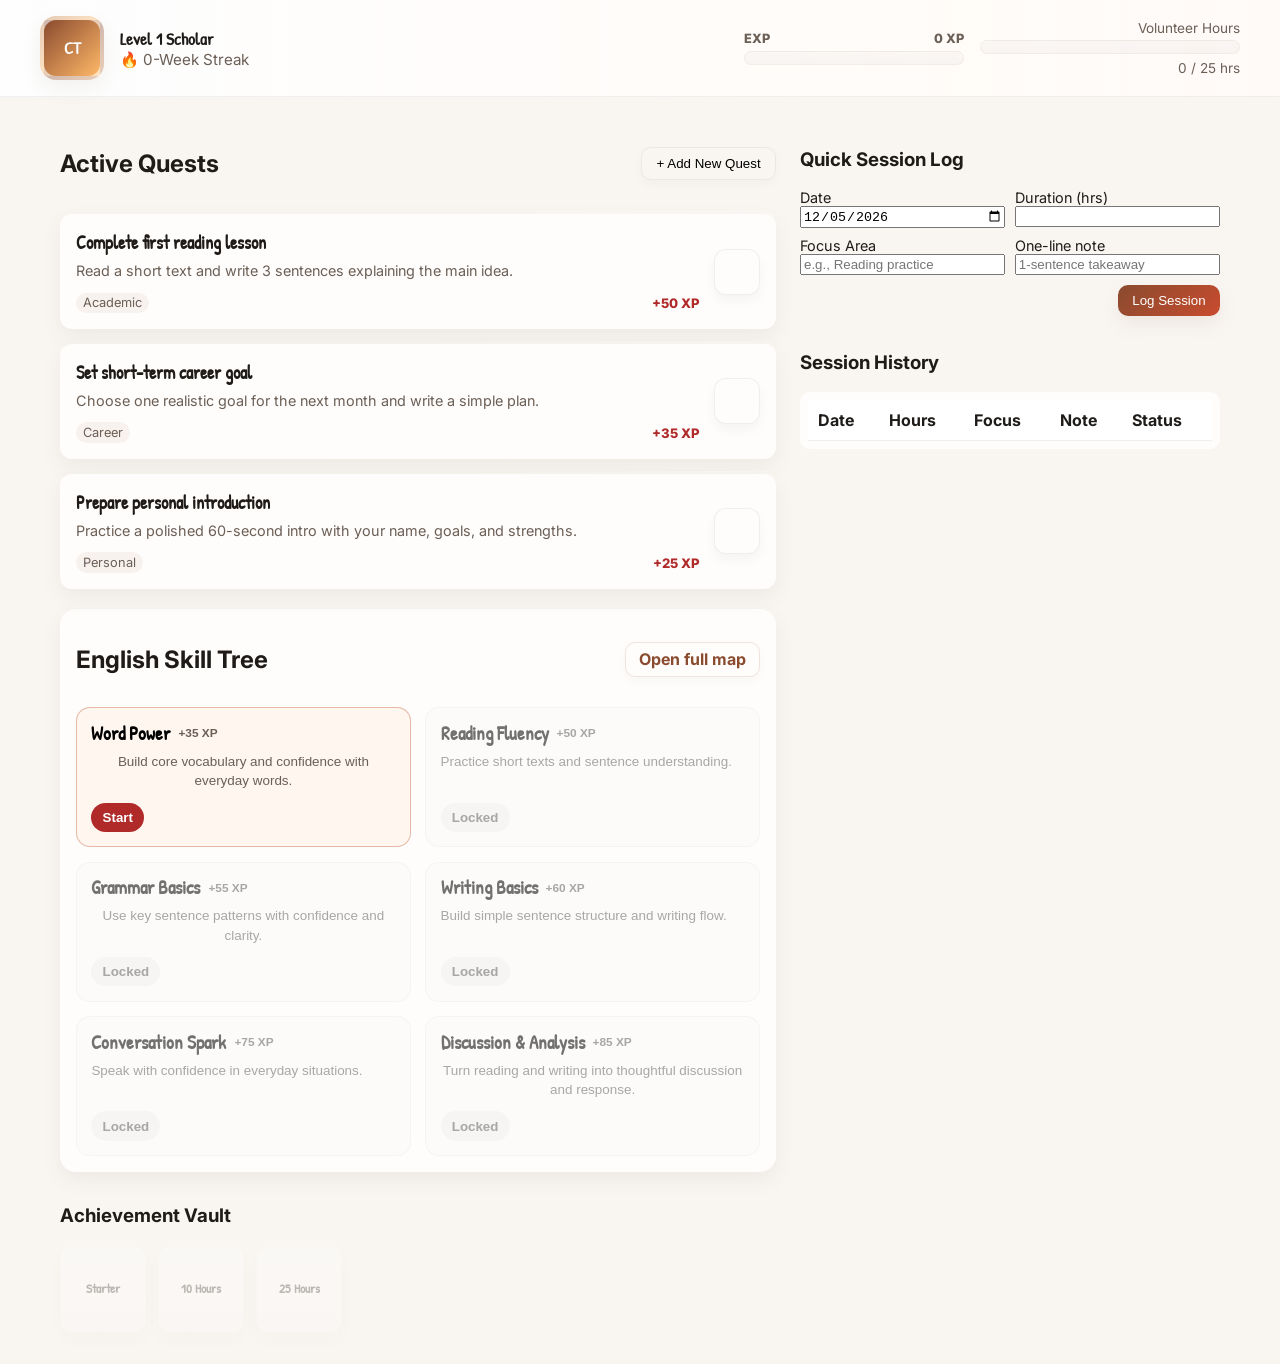
<file: game.html>
<!doctype html>
<html lang="en">
<head>
	<meta charset="utf-8" />
	<meta name="viewport" content="width=device-width,initial-scale=1" />
	<title>Canova — Mentor Game Dashboard</title>
	<link rel="stylesheet" href="game.css">
	<link href="https://fonts.googleapis.com/css2?family=Inter:wght@400;600;800&family=Patrick+Hand&display=swap" rel="stylesheet">
</head>
<body class="game-page">
	<header class="hud">
		<div class="player-card">
			<div class="avatar" id="avatar">CT</div>
			<div class="player-info">
				<div class="level" id="playerLevel">Level 3 Scholar</div>
				<div class="streak" id="playerStreak">🔥 4-Week Streak</div>
			</div>
			<div class="xp-stack">
				<div class="xp-header">
					<span>EXP</span>
					<span id="xpValue">420 XP</span>
				</div>
				<div class="xp-bar">
					<div class="xp-fill" id="xpFill" style="width: 0%"></div>
				</div>
			</div>
			<div class="hours">
				<div class="hours-label">Volunteer Hours</div>
				<div class="hours-bar">
					<div class="hours-fill" id="hoursFill" style="width: 0%"></div>
				</div>
				<div class="hours-text" id="hoursText">0 / 25 hrs</div>
			</div>
		</div>
	</header>

	<main class="dashboard-grid">
		<section class="left-col">
			<div class="section-header">
				<h2>Active Quests</h2>
				<button id="addQuestBtn" class="btn">+ Add New Quest</button>
			</div>
			<div id="questsList" class="quests-list" role="list"></div>

			<div class="skill-panel">
				<div class="section-header skill-header">
					<h2>English Skill Tree</h2>
					<a href="skill-tree.html" class="btn secondary-link">Open full map</a>
				</div>
				<div id="skillTree" class="skill-tree"></div>
			</div>
		</section>

		<section class="right-col">
			<div class="session-log">
				<h3>Quick Session Log</h3>
				<form id="sessionForm" class="session-form">
					<label>Date <input type="date" id="sessionDate" required></label>
					<label>Duration (hrs) <input type="number" id="sessionHours" step="0.25" min="0" required></label>
					<label>Focus Area <input type="text" id="sessionFocus" placeholder="e.g., Reading practice" required></label>
					<label>One-line note <input type="text" id="sessionNote" placeholder="1-sentence takeaway" required></label>
					<div class="form-actions"><button type="submit" class="btn primary">Log Session</button></div>
				</form>
			</div>

			<div class="session-history">
				<h3>Session History</h3>
				<div class="history-table-wrap">
					<table id="sessionsTable" class="history-table">
						<thead><tr><th>Date</th><th>Hours</th><th>Focus</th><th>Note</th><th>Status</th></tr></thead>
						<tbody></tbody>
					</table>
				</div>
			</div>
		</section>
	</main>

	<footer class="vault">
		<h3>Achievement Vault</h3>
		<div id="badges" class="badges"></div>
	</footer>

	<!-- Add Quest Modal -->
	<div id="questModal" class="modal" aria-hidden="true">
		<div class="modal-panel">
			<button class="modal-close" id="closeQuestModal">×</button>
			<h4>Add New Quest</h4>
			<form id="questForm">
				<label>Title <input id="questTitle" required></label>
				<label>Description <textarea id="questDescription" rows="3" required></textarea></label>
				<label>Category 
					<select id="questCategory">
						<option>Academic</option>
						<option>Career</option>
						<option>Personal</option>
					</select>
				</label>
				<label>XP Reward <input id="questXp" type="number" min="10" step="5" value="25" required></label>
				<div class="form-actions"><button class="btn primary" type="submit">Create Quest</button></div>
			</form>
		</div>
	</div>

	<script src="game.js" defer></script>
</body>
</html>
</file>
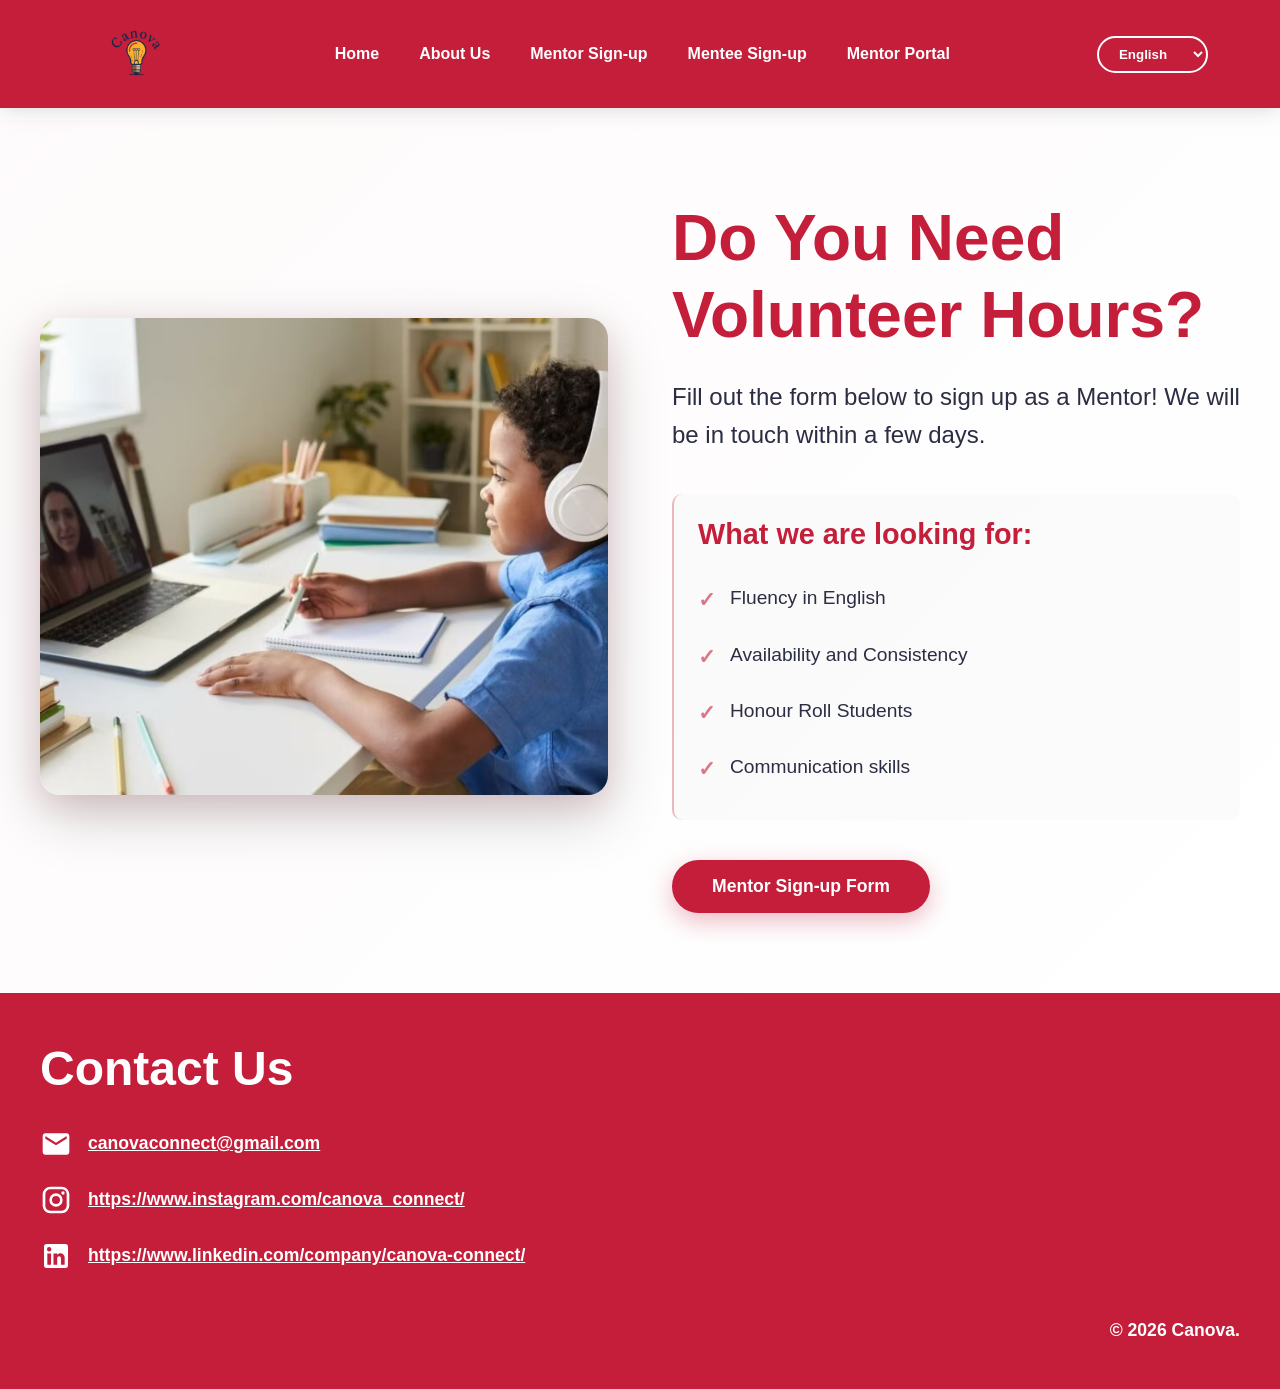
<file: mentor.html>
<!DOCTYPE html>
<html lang="en">
<head>
    <meta charset="UTF-8">
    <meta name="viewport" content="width=device-width, initial-scale=1.0">
    <title>Mentor Sign-up - Canova</title>
    <link rel="stylesheet" href="styles.css">
</head>
<body class="page-loading">
    <nav class="home-navbar">
        <div class="nav-container">
            <img src="Images/Canova Logo (no background).png" alt="Canova Logo" class="navbar-logo">
            <ul class="nav-links">
                <li><a href="index.html">Home</a></li>
                <li><a href="about.html">About Us</a></li>
                <li><a href="mentor.html">Mentor Sign-up</a></li>
                <li><a href="mentee.html">Mentee Sign-up</a></li>
                <li><a href="portal.html">Mentor Portal</a></li>
            </ul>
            <div class="language-selector">
                <select id="languageSelect">
                    <option value="en">English</option>
                    <option value="zh">中文</option>
                    <option value="fr">Français</option>
                    <option value="ar">العربية</option>
                </select>
            </div>
        </div>
    </nav>

    <section class="mentor-signup" id="mentor" style="margin-top: 120px; min-height: 80vh;">
        <div class="mentor-content">
            <div class="mentor-image">
                <img src="Images/Canova Mentor.jpg" alt="Students studying together">
            </div>
            <div class="mentor-text">
                <h2 class="mentor-title">Do You Need Volunteer Hours?</h2>
                <p class="mentor-subtitle">Fill out the form below to sign up as a Mentor! We will be in touch within a few days.</p>
                <div class="mentor-requirements">
                    <h3 class="requirements-heading">What we are looking for:</h3>
                    <ul class="requirements-list">
                        <li>Fluency in English</li>
                        <li>Availability and Consistency</li>
                        <li>Honour Roll Students</li>
                        <li>Communication skills</li>
                    </ul>
                </div>
                <button class="mentor-btn" onclick="window.open('https://docs.google.com/forms/d/e/1FAIpQLScNEkWO2XZWXplCTbgCSlNA4Svyn-ZhU9j05waQY27UTlFPFA/viewform', '_blank')">Mentor Sign-up Form</button>
            </div>
        </div>
    </section>

    <footer class="footer">
        <div class="footer-content">
            <h2 class="footer-title">Contact Us</h2>
            <div class="footer-links">
                <div class="footer-item">
                    <svg class="footer-icon" viewBox="0 0 24 24" width="32" height="32">
                        <path fill="currentColor" d="M20 4H4c-1.1 0-1.99.9-1.99 2L2 18c0 1.1.9 2 2 2h16c1.1 0 2-.9 2-2V6c0-1.1-.9-2-2-2zm0 4l-8 5-8-5V6l8 5 8-5v2z"/>
                    </svg>
                    <a href="mailto:canovaconnect@gmail.com">canovaconnect@gmail.com</a>
                </div>
                <div class="footer-item">
                    <svg class="footer-icon" viewBox="0 0 24 24" width="32" height="32">
                        <path fill="currentColor" d="M7.8 2h8.4C19.4 2 22 4.6 22 7.8v8.4a5.8 5.8 0 0 1-5.8 5.8H7.8C4.6 22 2 19.4 2 16.2V7.8A5.8 5.8 0 0 1 7.8 2m-.2 2A3.6 3.6 0 0 0 4 7.6v8.8C4 18.39 5.61 20 7.6 20h8.8a3.6 3.6 0 0 0 3.6-3.6V7.6C20 5.61 18.39 4 16.4 4H7.6m9.65 1.5a1.25 1.25 0 0 1 1.25 1.25A1.25 1.25 0 0 1 17.25 8 1.25 1.25 0 0 1 16 6.75a1.25 1.25 0 0 1 1.25-1.25M12 7a5 5 0 0 1 5 5 5 5 0 0 1-5 5 5 5 0 0 1-5-5 5 5 0 0 1 5-5m0 2a3 3 0 0 0-3 3 3 3 0 0 0 3 3 3 3 0 0 0 3-3 3 3 0 0 0-3-3z"/>
                    </svg>
                    <a href="https://www.instagram.com/canova_connect/" target="_blank">https://www.instagram.com/canova_connect/</a>
                </div>
                <div class="footer-item">
                    <svg class="footer-icon" viewBox="0 0 24 24" width="32" height="32">
                        <path fill="currentColor" d="M19 3a2 2 0 0 1 2 2v14a2 2 0 0 1-2 2H5a2 2 0 0 1-2-2V5a2 2 0 0 1 2-2h14m-.5 15.5v-5.3a3.26 3.26 0 0 0-3.26-3.26c-.85 0-1.84.52-2.32 1.3v-1.11h-2.79v8.37h2.79v-4.93c0-.77.62-1.4 1.39-1.4a1.4 1.4 0 0 1 1.4 1.4v4.93h2.79M6.88 8.56a1.68 1.68 0 0 0 1.68-1.68c0-.93-.75-1.69-1.68-1.69a1.69 1.69 0 0 0-1.69 1.69c0 .93.76 1.68 1.69 1.68m1.39 9.94v-8.37H5.5v8.37h2.77z"/>
                    </svg>
                    <a href="https://www.linkedin.com/company/canova-connect/" target="_blank">https://www.linkedin.com/company/canova-connect/</a>
                </div>
            </div>
            <p class="footer-copyright">© 2026 Canova.</p>
        </div>
    </footer>

    <script src="script.js"></script>
    <script>
        // Ensure page loads properly
        window.addEventListener('load', function() {
            document.body.classList.remove('page-loading');
            document.body.classList.add('page-loaded');
        });
    </script>
</body>
</html>
</file>
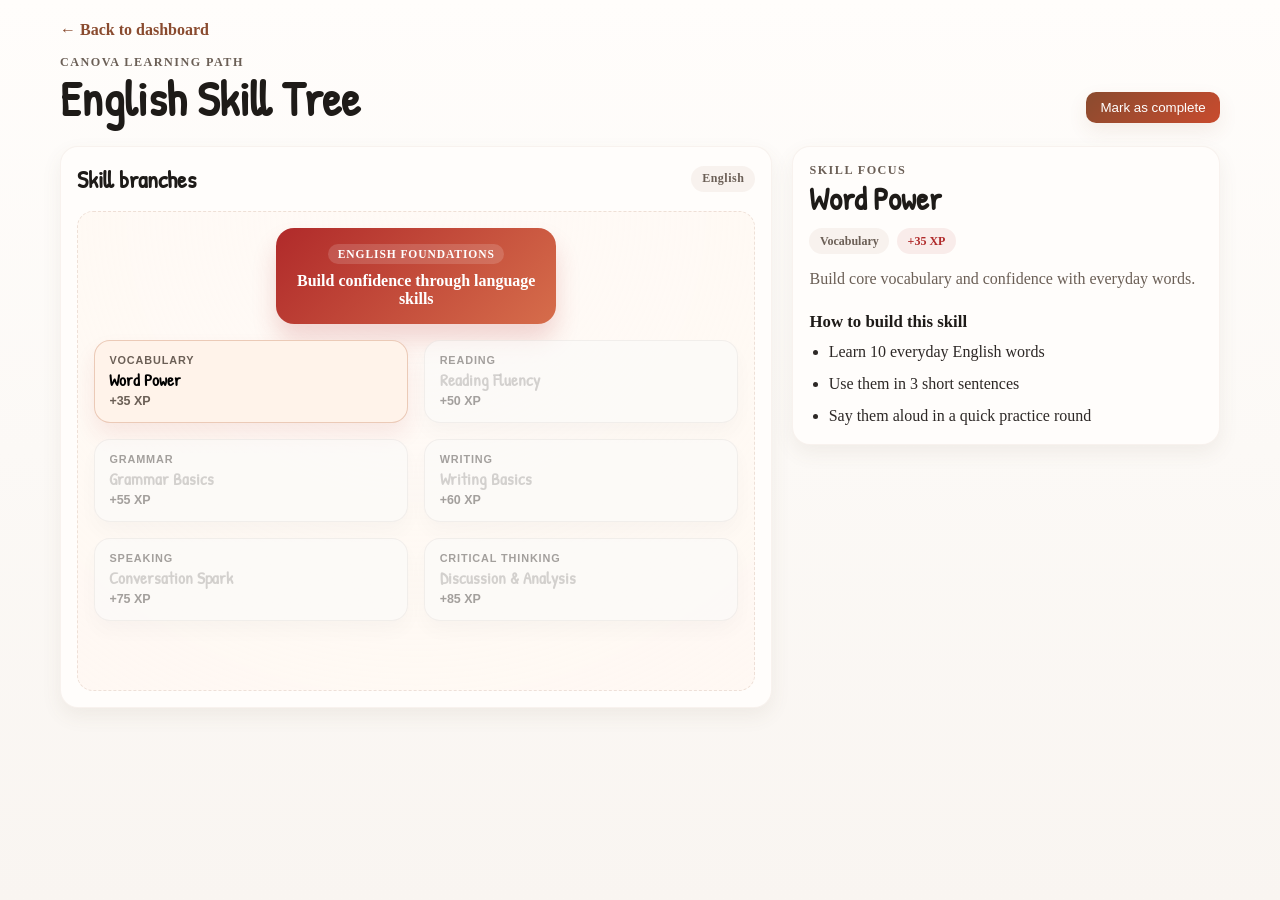
<file: skill-tree.html>
<!doctype html>
<html lang="en">
<head>
  <meta charset="utf-8" />
  <meta name="viewport" content="width=device-width,initial-scale=1" />
  <title>Canova — English Skill Tree</title>
  <link rel="stylesheet" href="game.css">
  <link href="https://fonts.googleapis.com/css2?family=Inter:wght@400;600;800&family=Patrick+Hand&display=swap" rel="stylesheet">
</head>
<body class="skill-page">
  <header class="tree-header-wrap">
    <div class="page-topbar">
      <a href="game.html" class="back-link">← Back to dashboard</a>
    </div>
    <div class="tree-page-header">
      <div>
        <p class="eyebrow">Canova Learning Path</p>
        <h1>English Skill Tree</h1>
      </div>
      <button id="completeSkillBtn" class="btn primary">Mark as complete</button>
    </div>
  </header>

  <main class="tree-page-layout">
    <section class="tree-map-panel">
      <div class="tree-title-row">
        <h2>Skill branches</h2>
        <span class="subject-badge">English</span>
      </div>
      <div id="skillTreeMap" class="skill-tree-map" aria-live="polite"></div>
    </section>

    <aside class="skill-detail-panel">
      <p class="eyebrow">Skill focus</p>
      <h2 id="skillDetailTitle">Word Power</h2>
      <div id="skillDetailMeta" class="detail-meta"></div>
      <p id="skillDetailDescription" class="detail-description"></p>
      <h3>How to build this skill</h3>
      <ul id="skillDetailTasks" class="detail-tasks"></ul>
    </aside>
  </main>

  <script src="game.js" defer></script>
</body>
</html>
</file>
<file: game.css>
/* Warmer, less 'AI' visual theme: hand-drawn headings, softer colors */
:root{
  --canova-red:#b02a2a; /* slightly deeper */
  --accent-warm:#8a4b2f; /* warm brown */
  --muted:#6b5f56;
  --bg:#f9f6f2; /* soft paper tone */
  --card:#fffdfb;
  --paper-shadow: 0 8px 20px rgba(105,85,70,0.08);
}
*{box-sizing:border-box}
.game-page{font-family:Inter,system-ui,-apple-system,Segoe UI,Roboto,"Helvetica Neue",Arial; background:var(--bg); color:#1e1b18; margin:0}
.hud{padding:1rem 1.25rem; border-bottom:1px solid rgba(15,23,42,0.06); background:linear-gradient(90deg, rgba(255,255,255,0.9), rgba(255,250,247,0.98));}
.player-card{max-width:1200px;margin:0 auto;display:flex;align-items:center;gap:1rem}
.avatar{width:64px;height:64px;border-radius:16px;background:linear-gradient(135deg,var(--accent-warm),#ffb868);display:flex;align-items:center;justify-content:center;color:white;font-weight:800;font-family:Patrick Hand, Inter, sans-serif;font-size:1.05rem;box-shadow:var(--paper-shadow);border:4px solid rgba(255,255,255,0.6)}
.player-info{flex:1}
.level{font-weight:800;font-size:1.05rem;font-family:Patrick Hand, Inter, sans-serif}
.streak{color:var(--muted);font-size:0.95rem}
.xp-stack{width:220px}
.xp-header{display:flex;justify-content:space-between;align-items:center;font-size:0.8rem;color:var(--muted);font-weight:800;margin-bottom:0.35rem}
.xp-bar{height:14px;background:linear-gradient(180deg, rgba(15,23,42,0.02), rgba(15,23,42,0.03));border-radius:999px;overflow:hidden;border:1px solid rgba(138,75,47,0.06)}
.xp-fill{height:100%;background:linear-gradient(90deg,#d9713c,#f5c86b);width:10%;box-shadow:inset 0 -4px 8px rgba(0,0,0,0.06)}
.hours{width:260px;text-align:right}
.hours-label{font-size:0.85rem;color:var(--muted);margin-bottom:0.25rem}
.hours-bar{height:14px;background:linear-gradient(180deg, rgba(15,23,42,0.02), rgba(15,23,42,0.03));border-radius:999px;overflow:hidden;border:1px solid rgba(138,75,47,0.06)}
.hours-fill{height:100%;background:linear-gradient(90deg,var(--accent-warm),#ff9f5a);width:10%;box-shadow:inset 0 -4px 8px rgba(0,0,0,0.06)}
.hours-text{font-size:0.85rem;color:var(--muted);margin-top:0.35rem}

.dashboard-grid{max-width:1200px;margin:2rem auto;display:grid;grid-template-columns:1fr 420px;gap:1.5rem;padding:0 1.25rem}
.left-col{min-height:400px}
.section-header{display:flex;align-items:center;justify-content:space-between;margin-bottom:1rem}
.btn{background:transparent;border:1px solid rgba(30,27,24,0.06);padding:0.5rem 0.9rem;border-radius:10px;cursor:pointer;box-shadow:0 4px 12px rgba(0,0,0,0.03)}
.btn.primary{background:linear-gradient(135deg,var(--accent-warm),#c84b2e);color:white;border:none;box-shadow:0 8px 20px rgba(138,75,47,0.09)}

.quests-list{display:grid;gap:0.9rem}
.quest-card{display:flex;align-items:center;gap:0.9rem;background:var(--card);padding:1rem;border-radius:12px;box-shadow:var(--paper-shadow);transition:transform .18s ease,box-shadow .18s ease;position:relative}
.quest-card::before{content:'';position:absolute;inset:0;border-radius:12px;transform:rotate(-0.6deg);background:linear-gradient(180deg, rgba(255,255,255,0.2), rgba(255,250,245,0.02));z-index:0}
.quest-card > *{position:relative;z-index:1}
.quest-card.completed{border:1px solid rgba(73,162,84,0.25);background:#f5fff7}
.quest-meta{flex:1}
.quest-title{font-weight:700;margin:0;font-family:Patrick Hand, Inter, sans-serif;font-size:1.15rem}
.quest-description{margin-top:0.4rem;color:var(--muted);font-size:0.9rem;line-height:1.4}
.quest-footer{display:flex;align-items:center;justify-content:space-between;gap:0.75rem;margin-top:0.7rem}
.quest-tag{display:inline-block;padding:0.18rem 0.45rem;border-radius:999px;font-size:0.8rem;background:rgba(138,75,47,0.06);color:var(--muted)}
.quest-xp{font-size:0.82rem;font-weight:800;color:var(--canova-red)}
.quest-actions{display:flex;align-items:center;gap:0.6rem}
.check-sat{width:46px;height:46px;border-radius:12px;border:1px solid rgba(30,27,24,0.06);display:flex;align-items:center;justify-content:center;cursor:pointer;background:#fffdfb;box-shadow:0 6px 12px rgba(15,23,42,0.04)}
.check-sat.completed{background:linear-gradient(135deg,#6fe67a,#2da84a);color:white;border:none;transform:scale(1.03)}

.skill-panel{background:var(--card);border-radius:16px;padding:1rem;box-shadow:var(--paper-shadow);margin-top:1.25rem;}
.skill-header{margin-bottom:0.85rem;}
.subject-badge{background:rgba(138,75,47,0.06);color:var(--muted);padding:0.35rem 0.7rem;border-radius:999px;font-size:0.75rem;font-weight:700;letter-spacing:0.04em;}
.skill-tree{display:grid;grid-template-columns:repeat(2,minmax(0,1fr));gap:0.9rem;margin-top:0.85rem;}
.skill-node{border:1px solid rgba(30,27,24,0.06);background:#fffaf6;border-radius:14px;padding:0.9rem;display:flex;flex-direction:column;gap:0.5rem;min-height:140px;transition:transform .18s ease, border-color .18s ease, opacity .18s ease;}
.skill-node:hover{transform:translateY(-2px);border-color:rgba(138,75,47,0.2)}
.skill-node.locked{opacity:0.55;filter:saturate(0.2);}
.skill-node.available{border-color:rgba(184,95,52,0.4);background:#fff6ef;}
.skill-node.completed{border-color:rgba(45,168,74,0.35);background:#f0fdf4;}
.skill-node .top-row{display:flex;justify-content:space-between;align-items:center;gap:0.5rem;}
.skill-node .skill-name{font-weight:800;font-family:Patrick Hand, Inter, sans-serif;font-size:1.2rem;line-height:1.1;}
.skill-node .skill-xp{font-size:0.74rem;color:var(--muted);font-weight:700;}
.skill-node .skill-desc{font-size:0.84rem;color:var(--muted);line-height:1.45;}
.skill-node .skill-action{margin-top:auto;border:none;border-radius:999px;padding:0.45rem 0.7rem;font-weight:700;cursor:pointer;}
.skill-node.locked .skill-action{background:rgba(15,23,42,0.05);color:var(--muted);cursor:not-allowed;}
.skill-node.available .skill-action{background:var(--canova-red);color:white;}
.skill-node.completed .skill-action{background:#dff7e8;color:#156a38;}

.secondary-link{display:inline-flex;align-items:center;justify-content:center;padding:0.4rem 0.8rem;border-radius:10px;border:1px solid rgba(138,75,47,0.14);color:var(--accent-warm);text-decoration:none;font-weight:700;}
.secondary-link:hover{text-decoration:none;}

.skill-page{background:linear-gradient(180deg,#fffdfb 0%, #f9f5f1 100%);min-height:100vh;color:#1e1b18; margin:0;}
.tree-header-wrap{max-width:1200px;margin:0 auto;padding:1.3rem 1.25rem 0;}
.page-topbar{display:flex;justify-content:flex-start;}
.back-link{color:var(--accent-warm);text-decoration:none;font-weight:700;}
.tree-page-header{display:flex;align-items:flex-end;justify-content:space-between;gap:1rem;padding:1rem 0 1.4rem;}
.eyebrow{margin:0 0 0.35rem;color:var(--muted);font-size:0.76rem;text-transform:uppercase;letter-spacing:0.12em;font-weight:800;}
.tree-page-header h1{margin:0;font-size:clamp(2rem, 5vw, 3rem);font-family:Patrick Hand, Inter, sans-serif;line-height:1;}

.tree-page-layout{max-width:1200px;margin:0 auto;padding:0 1.25rem 2rem;display:grid;grid-template-columns:1.5fr 0.9fr;gap:1.25rem;align-items:start;}
.tree-map-panel,.skill-detail-panel{background:var(--card);border-radius:18px;padding:1rem;box-shadow:var(--paper-shadow);border:1px solid rgba(138,75,47,0.06);}
.tree-title-row{display:flex;justify-content:space-between;align-items:center;margin-bottom:1rem;}
.tree-title-row h2{margin:0;font-size:1.5rem;font-family:Patrick Hand, Inter, sans-serif;}
.skill-tree-map{position:relative;display:flex;flex-direction:column;gap:1rem;padding:1rem;min-height:480px;background:radial-gradient(circle at top,#fffaf6 0%, rgba(255,245,237,0.6) 100%);border-radius:16px;border:1px dashed rgba(138,75,47,0.14);}
.tree-root{display:flex;flex-direction:column;align-items:center;justify-content:center;align-self:center;width:min(280px, 80%);padding:1rem 1.2rem;border-radius:18px;background:linear-gradient(135deg,#b02a2a,#d66d4b);color:white;box-shadow:0 16px 25px rgba(176,42,42,0.18);text-align:center;}
.root-tag{display:inline-block;padding:0.25rem 0.6rem;border-radius:999px;background:rgba(255,255,255,0.15);font-size:0.72rem;font-weight:700;letter-spacing:0.08em;text-transform:uppercase;margin-bottom:0.5rem;}
.tree-branches{display:grid;grid-template-columns:repeat(2,minmax(0,1fr));gap:1rem;position:relative;align-items:stretch;}
.tree-node{border:none;background:#fffaf6;border-radius:16px;padding:0.85rem 0.9rem;border:1px solid rgba(138,75,47,0.12);box-shadow:0 10px 18px rgba(105,85,70,0.06);display:flex;flex-direction:column;gap:0.3rem;align-items:flex-start;cursor:pointer;transition:transform .18s ease, border-color .18s ease, box-shadow .18s ease;}
.tree-node:hover{transform:translateY(-2px);border-color:rgba(138,75,47,0.24);box-shadow:0 12px 20px rgba(105,85,70,0.09);}
.tree-node.selected{border-color:rgba(176,42,42,0.5);box-shadow:0 12px 22px rgba(176,42,42,0.09);background:#fff5ee;}
.tree-node.locked{opacity:0.58;cursor:not-allowed;filter:saturate(0.15);}
.tree-node.completed{background:#f1fff3;border-color:rgba(45,168,74,0.3);}
.tree-node.available{background:#fff3ea;border-color:rgba(184,95,52,0.28);}
.branch-label{font-size:0.68rem;font-weight:800;color:var(--muted);text-transform:uppercase;letter-spacing:0.08em;}
.tree-node strong{font-size:1.08rem;font-family:Patrick Hand, Inter, sans-serif;line-height:1.05;}
.branch-xp{font-size:0.78rem;color:var(--muted);font-weight:700;}

.skill-detail-panel h2{margin:0 0 0.8rem;font-size:2rem;font-family:Patrick Hand, Inter, sans-serif;line-height:1;}
.skill-detail-panel h3{margin:1.25rem 0 0.5rem;font-size:1.05rem;}
.detail-meta{display:flex;flex-wrap:wrap;gap:0.5rem;margin-bottom:0.75rem;}
.pill{display:inline-flex;align-items:center;border-radius:999px;padding:0.35rem 0.65rem;font-size:0.75rem;font-weight:700;color:var(--muted);background:rgba(138,75,47,0.06);}
.pill.accent{background:rgba(176,42,42,0.08);color:var(--canova-red);}
.detail-description{margin:0;color:var(--muted);line-height:1.6;}
.detail-tasks{margin:0;padding-left:1.2rem;color:#2d2826;display:grid;gap:0.5rem;line-height:1.5;}

/* Right column */
.right-col{display:flex;flex-direction:column;gap:1rem}
.session-form{display:grid;grid-template-columns:1fr 1fr;gap:0.6rem}
.session-form label{display:flex;flex-direction:column;font-size:0.9rem}
.form-actions{grid-column:1 / -1;display:flex;justify-content:flex-end}
.history-table-wrap{max-height:300px;overflow:auto;background:var(--card);padding:0.5rem;border-radius:10px}
.history-table{width:100%;border-collapse:collapse}
.history-table thead th{position:sticky;top:0;background:white;padding:0.6rem;text-align:left;border-bottom:1px solid rgba(15,23,42,0.06)}
.history-table tbody td{padding:0.55rem;border-bottom:1px solid rgba(15,23,42,0.04)}
.status.pending{color:#c17700}
.status.verified{color:var(--canova-red);font-weight:700}

.vault{max-width:1200px;margin:2rem auto;padding:0 1.25rem}
.badges{display:flex;gap:0.75rem;flex-wrap:wrap}
.badge{width:86px;height:86px;border-radius:12px;background:linear-gradient(180deg,#fff,#fff8f8);display:flex;align-items:center;justify-content:center;box-shadow:var(--paper-shadow);opacity:0.28;border:1px dashed rgba(138,75,47,0.06)}
.badge.unlocked{opacity:1;background:linear-gradient(135deg,#ffd54a,#ff8a5f);border:none}
.badge .label{font-size:0.8rem;font-weight:700;font-family:Patrick Hand, Inter, sans-serif}

.modal{position:fixed;inset:0;display:none;align-items:center;justify-content:center;background:linear-gradient(180deg, rgba(18,16,14,0.2), rgba(255,255,255,0.02));z-index:60}
.modal[aria-hidden="false"]{display:flex}
.modal-panel{background:var(--card);padding:1.25rem;border-radius:12px;min-width:320px;max-width:420px;box-shadow:var(--paper-shadow);border:1px solid rgba(138,75,47,0.04);position:relative}
.modal-panel label{display:flex;flex-direction:column;gap:0.35rem;font-size:0.9rem;color:var(--muted);margin-bottom:0.8rem}
.modal-panel input, .modal-panel textarea, .modal-panel select{width:100%;padding:0.7rem 0.8rem;border:1px solid rgba(30,27,24,0.08);border-radius:10px;background:#fff;resize:vertical;font:inherit}
.modal-close{position:absolute;right:1rem;top:1rem;background:transparent;border:none;font-size:1.4rem;cursor:pointer;color:var(--muted)}

/* Responsive */
@media (max-width:900px){.dashboard-grid{grid-template-columns:1fr;}.hours{display:none}.session-form{grid-template-columns:1fr}.form-actions{justify-content:flex-start}}
</file>
<file: styles.css>
* {
    margin: 0;
    padding: 0;
    box-sizing: border-box;
}

:root {
    --canova-red: #C41E3A;
    --canova-yellow: #FFEB00;
    --canova-white: #FFFFFF;
    --text-dark: #2B2D42;
    --text-light: #8D99AE;
}

body {
    font-family: 'Segoe UI', Tahoma, Geneva, Verdana, sans-serif;
    overflow-x: hidden;
    background-color: var(--canova-white);
    color: var(--text-dark);
}

body.page-loading .home-navbar {
    opacity: 0;
}

body.page-loaded .home-navbar {
    animation: navbarFadeIn 0.6s ease forwards;
}

body.page-loading .home-content,
body.page-loading .home-graphic {
    opacity: 0;
    transform: translateY(40px);
}

body.page-loaded .home-content {
    animation: slideUpFadeIn 0.8s ease 0.2s forwards;
}

body.page-loaded .home-graphic {
    animation: slideUpFadeIn 0.8s ease 0.3s forwards;
}

@keyframes navbarFadeIn {
    from {
        opacity: 0;
    }
    to {
        opacity: 1;
    }
}

@keyframes slideUpFadeIn {
    from {
        opacity: 0;
        transform: translateY(40px);
    }
    to {
        opacity: 1;
        transform: translateY(0);
    }
}

/* Home Section */
.home {
    min-height: 100vh;
    display: flex;
    flex-direction: column;
    align-items: center;
    justify-content: center;
    padding: 0;
    position: relative;
    width: 100%;
    background: linear-gradient(135deg, #FFF8F8 0%, #FFFEF8 100%);
}

/* Home Navbar */
.home-navbar {
    width: 100%;
    background: var(--canova-red);
    backdrop-filter: blur(10px);
    box-shadow: 0 2px 20px rgba(0, 0, 0, 0.15);
    position: fixed;
    top: 0;
    left: 0;
    z-index: 1000;
}

.nav-container {
    max-width: 1200px;
    margin: 0 auto;
    padding: 1.2rem 2rem;
    display: flex;
    justify-content: space-between;
    align-items: center;
    gap: 2rem;
}

.navbar-logo {
    height: 70px;
    width: auto;
    object-fit: contain;
    margin-left: 1rem;
}

.nav-links {
    display: flex;
    list-style: none;
    gap: 2.5rem;
    margin: 0;
}

.nav-links a {
    text-decoration: none;
    color: white;
    font-weight: 600;
    font-size: 1rem;
    transition: color 0.3s ease;
    position: relative;
}

.nav-links a:hover {
    color: var(--canova-yellow);
}

.nav-links a::after {
    content: '';
    position: absolute;
    bottom: -5px;
    left: 0;
    width: 0;
    height: 2px;
    background: var(--canova-yellow);
    transition: width 0.3s ease;
}

.nav-links a:hover::after {
    width: 100%;
}

/* Language Selector */
.language-selector select {
    padding: 0.5rem 1rem;
    border: 2px solid white;
    border-radius: 25px;
    background: transparent;
    color: white;
    font-weight: 600;
    cursor: pointer;
    transition: all 0.3s ease;
    outline: none;
}

.language-selector select option {
    background: white;
    color: var(--text-dark);
    font-weight: 600;
    padding: 0.5rem;
}

.language-selector select:hover {
    background: white;
    color: var(--canova-red);
}

.language-selector select:focus {
    box-shadow: 0 0 0 3px rgba(255, 255, 255, 0.3);
}

.home-graphic {
    width: 100%;
    max-width: 1200px;
    background-image: url('images/Canova Grad.jpg');
    background-size: cover;
    background-position: center;
    background-repeat: no-repeat;
    border-radius: 20px;
    padding: 4rem 2rem;
    box-shadow: 0 25px 70px rgba(0, 0, 0, 0.15), 0 10px 30px rgba(196, 30, 58, 0.1);
    display: flex;
    align-items: center;
    justify-content: center;
    min-height: 500px;
    margin-top: 6rem;
    position: relative;
    transition: transform 0.3s ease, box-shadow 0.3s ease;
}

.home-graphic:hover {
    transform: translateY(-5px);
    box-shadow: 0 30px 80px rgba(0, 0, 0, 0.2), 0 15px 40px rgba(196, 30, 58, 0.15);
}

.home-graphic::before {
    content: '';
    position: absolute;
    top: 0;
    left: 0;
    right: 0;
    bottom: 0;
    background: rgba(255, 220, 220, 0.55);
    border-radius: 20px;
    z-index: 1;
}

.home-content {
    text-align: center;
    background: rgba(255, 255, 255, 0.95);
    padding: 3rem;
    border-radius: 15px;
    max-width: 800px;
    position: relative;
    z-index: 2;
    box-shadow: 0 15px 40px rgba(0, 0, 0, 0.1), 0 5px 15px rgba(196, 30, 58, 0.08);
}

.home-title {
    font-size: 4.5rem;
    font-weight: 700;
    color: var(--canova-red);
    margin-bottom: 1rem;
}

.home-subtitle {
    font-size: 2.2rem;
    color: var(--text-dark);
    font-weight: 600;
    margin-bottom: 1rem;
}

.home-description {
    font-size: 1.5rem;
    color: var(--text-light);
    margin-bottom: 2.5rem;
    line-height: 1.6;
}

.home-buttons {
    display: flex;
    gap: 2rem;
    justify-content: center;
    align-items: center;
}

.home-btn {
    padding: 1.2rem 3rem;
    font-size: 1.3rem;
    border: 2px solid var(--canova-red);
    background: var(--canova-white);
    color: var(--canova-red);
    border-radius: 50px;
    cursor: pointer;
    font-weight: 600;
    transition: all 0.3s ease;
}

.home-btn:hover {
    background: var(--canova-red);
    color: white;
    transform: translateY(-3px);
    box-shadow: 0 10px 30px rgba(196, 30, 58, 0.3);
}

/* Vision and Mission Section */
.vision-mission {
    min-height: 70vh;
    display: flex;
    align-items: center;
    justify-content: center;
    padding: 4rem 2rem;
    background: linear-gradient(135deg, rgba(196, 30, 58, 0.04), rgba(255, 235, 0, 0.04));
    position: relative;
}

.vision-content {
    text-align: center;
    max-width: 900px;
    opacity: 0;
    transform: translateY(50px);
    transition: opacity 1s ease, transform 1s ease;
}

.vision-content.visible {
    opacity: 1;
    transform: translateY(0);
}

.vision-title {
    font-size: 4rem;
    font-weight: 700;
    color: var(--canova-red);
    margin-bottom: 2rem;
    line-height: 1.2;
}

.vision-description {
    font-size: 1.6rem;
    color: var(--text-dark);
    line-height: 1.8;
    margin-bottom: 2.5rem;
    font-weight: 400;
}

.vision-btn {
    padding: 1rem 3rem;
    font-size: 1.1rem;
    border: none;
    background: var(--canova-red);
    color: white;
    border-radius: 8px;
    cursor: pointer;
    font-weight: 600;
    transition: all 0.3s ease;
    box-shadow: 0 10px 30px rgba(196, 30, 58, 0.3), 0 4px 12px rgba(0, 0, 0, 0.15);
}

.vision-btn:hover {
    transform: translateY(-4px);
    box-shadow: 0 15px 45px rgba(196, 30, 58, 0.4), 0 8px 20px rgba(0, 0, 0, 0.2);
    background: #A01828;
}

/* Services Section */
.services {
    padding: 5rem 2rem;
    background: linear-gradient(135deg, #FFFFFF 0%, #FFF9F0 100%);
}

.services-title {
    font-size: 4rem;
    font-weight: 700;
    color: var(--canova-red);
    text-align: center;
    margin-bottom: 4rem;
}

.services-grid {
    max-width: 1200px;
    margin: 0 auto;
    display: grid;
    grid-template-columns: repeat(3, 1fr);
    gap: 3rem;
}

.service-card {
    text-align: center;
    padding: 2rem;
    opacity: 0;
    transform: translateY(30px);
    transition: opacity 0.8s ease, transform 0.8s ease, box-shadow 0.3s ease;
    background: white;
    border-radius: 15px;
    box-shadow: 0 8px 25px rgba(0, 0, 0, 0.08), 0 3px 10px rgba(196, 30, 58, 0.05);
}

.service-card:hover {
    transform: translateY(-8px);
    box-shadow: 0 15px 40px rgba(0, 0, 0, 0.12), 0 8px 20px rgba(196, 30, 58, 0.1);
}

.service-card.visible {
    opacity: 1;
    transform: translateY(0);
}

.service-card:nth-child(2) {
    transition-delay: 0.2s;
}

.service-card:nth-child(3) {
    transition-delay: 0.4s;
}

.service-icon {
    color: var(--canova-red);
    margin-bottom: 1.5rem;
    display: flex;
    justify-content: center;
}

.service-name {
    font-size: 2.4rem;
    font-weight: 700;
    color: var(--canova-red);
    margin-bottom: 1.5rem;
}

.service-description {
    font-size: 1.2rem;
    color: var(--text-dark);
    line-height: 1.8;
    text-align: left;
}

.service-description strong {
    color: var(--canova-red);
    font-weight: 600;
}

/* Family Reviews */
.reviews {
    padding: 5rem 0 5.5rem;
    overflow: hidden;
    background:
        linear-gradient(115deg, rgba(255, 235, 0, 0.12), transparent 42%),
        linear-gradient(300deg, rgba(196, 30, 58, 0.08), transparent 48%),
        #fffafa;
}

.reviews-heading {
    max-width: 1200px;
    margin: 0 auto 2.75rem;
    padding: 0 2rem;
    text-align: center;
}

.reviews-eyebrow {
    margin-bottom: 0.6rem;
    color: var(--canova-red);
    font-size: 0.88rem;
    font-weight: 800;
    text-transform: uppercase;
}

.reviews-title {
    color: var(--text-dark);
    font-size: 2.5rem;
    line-height: 1.2;
}

.reviews-window {
    width: 100%;
    overflow-x: auto;
    overflow-y: hidden;
    scroll-behavior: auto;
    scrollbar-color: var(--canova-red) rgba(196, 30, 58, 0.12);
    scrollbar-width: thin;
    mask-image: linear-gradient(to right, transparent, #000 5%, #000 95%, transparent);
}

.reviews-controls {
    display: flex;
    justify-content: flex-end;
    gap: 0.65rem;
    max-width: 1400px;
    margin: 0 auto 1.1rem;
    padding: 0 2rem;
}

.reviews-scroll-btn {
    display: grid;
    place-items: center;
    width: 48px;
    aspect-ratio: 1;
    border: 1px solid rgba(196, 30, 58, 0.3);
    border-radius: 50%;
    background: #fff;
    color: var(--canova-red);
    font-size: 1.55rem;
    line-height: 1;
    cursor: pointer;
}

.reviews-scroll-btn:hover,
.reviews-scroll-btn:focus-visible {
    background: var(--canova-red);
    color: #fff;
}

.reviews-scroll-btn:focus-visible,
.reviews-window:focus-visible {
    outline: 3px solid rgba(196, 30, 58, 0.45);
    outline-offset: 3px;
}

.reviews-track {
    display: flex;
    width: max-content;
    animation: reviews-conveyor 72s linear infinite;
}

.reviews-window:hover .reviews-track,
.reviews-window:focus-within .reviews-track {
    animation-play-state: paused;
}

.reviews-group {
    display: flex;
    flex: 0 0 auto;
    gap: 1.25rem;
    padding-right: 1.25rem;
}

.review-card {
    position: relative;
    display: flex;
    flex: 0 0 500px;
    flex-direction: column;
    min-height: 420px;
    padding: 2rem 2.1rem;
    border: 1px solid rgba(196, 30, 58, 0.14);
    border-top: 4px solid var(--canova-red);
    border-radius: 8px;
    background: rgba(255, 255, 255, 0.96);
    box-shadow: 0 10px 26px rgba(43, 45, 66, 0.08);
}

.review-initials {
    align-self: flex-start;
    margin-bottom: 1rem;
    color: var(--canova-red);
    font-size: 1.15rem;
    font-weight: 800;
}

.review-card blockquote {
    color: var(--text-dark);
    font-size: 1.22rem;
    line-height: 1.75;
}

@media (max-width: 768px) {
    .reviews-controls {
        padding: 0 1rem;
    }

    .reviews-scroll-btn {
        width: 44px;
    }

    .review-card {
        flex-basis: min(88vw, 500px);
        min-height: 400px;
        padding: 1.7rem;
    }

    .review-card blockquote {
        font-size: 1.1rem;
    }
}

@media (prefers-reduced-motion: reduce) {
    .reviews-window {
        overflow-x: auto;
        mask-image: none;
    }

    .reviews-track {
        animation: none;
    }
}

@keyframes reviews-conveyor {
    to {
        transform: translateX(-50%);
    }
}

/* About Section */
.about {
    padding: 5rem 2rem;
    background: linear-gradient(135deg, rgba(255, 235, 0, 0.05), rgba(196, 30, 58, 0.03));
}

.about-title {
    font-size: 4rem;
    font-weight: 700;
    color: var(--canova-red);
    text-align: center;
    margin-bottom: 4rem;
    opacity: 0;
    transform: translateY(30px);
    transition: opacity 0.8s ease, transform 0.8s ease;
}

.about-title.visible {
    opacity: 1;
    transform: translateY(0);
}

.about-content {
    max-width: 1200px;
    margin: 0 auto;
    display: grid;
    grid-template-columns: 1fr 1.2fr;
    gap: 4rem;
    align-items: center;
    opacity: 0;
    transform: translateY(30px);
    transition: opacity 0.8s ease 0.3s, transform 0.8s ease 0.3s;
}

.about-content.visible {
    opacity: 1;
    transform: translateY(0);
}

.about-image {
    border-radius: 20px;
    overflow: hidden;
    box-shadow: 0 20px 60px rgba(0, 0, 0, 0.2), 0 10px 30px rgba(196, 30, 58, 0.12);
    transition: transform 0.3s ease, box-shadow 0.3s ease;
}

.about-image:hover {
    transform: translateY(-5px) scale(1.02);
    box-shadow: 0 25px 70px rgba(0, 0, 0, 0.25), 0 15px 40px rgba(196, 30, 58, 0.18);
}

.about-image img {
    width: 100%;
    height: auto;
    display: block;
}

.about-subtitle {
    font-size: 2.6rem;
    font-weight: 700;
    color: var(--canova-red);
    margin-bottom: 1.5rem;
}

.about-description {
    font-size: 1.3rem;
    color: var(--text-dark);
    line-height: 1.9;
    text-align: left;
}

/* Mentee Growth Hero */
.mentee-growth-hero {
    margin-top: 98px;
    min-height: calc(100vh - 98px);
    padding: 3.5rem 2rem 3.5rem;
    display: flex;
    align-items: center;
    justify-content: center;
    background:
        radial-gradient(circle at 15% 20%, rgba(255, 235, 0, 0.35), transparent 45%),
        radial-gradient(circle at 80% 10%, rgba(196, 30, 58, 0.2), transparent 38%),
        linear-gradient(145deg, #fff6f6 0%, #fffdf2 100%);
}

.mentee-growth-hero.growth-inline {
    margin-top: 0;
    min-height: auto;
    padding: 4.5rem 2rem;
    background: var(--canova-white);
}

.growth-hero-inner {
    max-width: 1200px;
    width: min(94vw, 1200px);
    margin: 0 auto;
    text-align: center;
    padding: 3.2rem 2rem;
    border-radius: 26px;
    background: rgba(255, 255, 255, 0.86);
    box-shadow: 0 28px 70px rgba(0, 0, 0, 0.13), 0 12px 28px rgba(196, 30, 58, 0.13);
    border: 1px solid rgba(196, 30, 58, 0.12);
}

.mentee-growth-label {
    text-transform: uppercase;
    letter-spacing: 0.16em;
    font-weight: 700;
    color: var(--canova-red);
    font-size: 0.95rem;
    margin-bottom: 0.85rem;
}

.mentee-growth-number {
    display: inline-flex;
    align-items: center;
    justify-content: center;
    gap: 0.4rem;
    margin: 0;
    color: var(--canova-red);
    font-size: clamp(5.8rem, 16vw, 10rem);
    line-height: 1;
}

.slot-digit {
    width: 1ch;
    height: 1.1em;
    overflow: hidden;
    display: inline-flex;
    justify-content: center;
    border-radius: 0;
    background: transparent;
    box-shadow: none;
}

.slot-reel {
    display: flex;
    flex-direction: column;
    transform: translateY(0);
}

.slot-reel span {
    display: block;
    height: 1.1em;
    min-height: 1.1em;
    font-weight: 800;
}

.slot-symbol {
    font-weight: 800;
    margin-left: 0.2rem;
}

.mentee-growth-subtitle {
    margin-top: 1.1rem;
    font-size: clamp(1.2rem, 2.4vw, 1.9rem);
    color: var(--text-dark);
    font-weight: 600;
}

.mentee-growth-hero.animate-slots .slot-digit[data-final="4"] .slot-reel {
    animation: slotSpinToFour 1.3s cubic-bezier(0.19, 1, 0.22, 1) forwards;
}

.mentee-growth-hero.animate-slots .slot-digit[data-final="0"]:nth-of-type(2) .slot-reel {
    animation: slotSpinToZero 1.6s cubic-bezier(0.19, 1, 0.22, 1) forwards;
}

.mentee-growth-hero.animate-slots .slot-digit[data-final="0"]:nth-of-type(3) .slot-reel {
    animation: slotSpinToZero 1.85s cubic-bezier(0.19, 1, 0.22, 1) forwards;
}

@keyframes slotSpinToFour {
    from {
        transform: translateY(0);
    }
    to {
        transform: translateY(-11em);
    }
}

@keyframes slotSpinToZero {
    from {
        transform: translateY(0);
    }
    to {
        transform: translateY(-11em);
    }
}

/* Mentee Sign-up Section */
.mentee-signup {
    min-height: 80vh;
    padding: 12rem 2rem 5rem;
    background: linear-gradient(135deg, #FFFBF5 0%, #FFF5F5 100%);
}

.mentee-content {
    max-width: 1200px;
    margin: 0 auto;
    display: grid;
    grid-template-columns: 1fr 1fr;
    gap: 4rem;
    align-items: center;
    opacity: 0;
    transform: translateY(30px);
    transition: opacity 0.8s ease, transform 0.8s ease;
}

.mentee-content.visible {
    opacity: 1;
    transform: translateY(0);
}

.mentee-text {
    text-align: left;
}

.mentee-title {
    font-size: 4rem;
    font-weight: 700;
    color: var(--canova-red);
    margin-bottom: 1.5rem;
    line-height: 1.2;
}

.mentee-subtitle {
    font-size: 1.5rem;
    color: var(--text-dark);
    margin-bottom: 2.5rem;
    line-height: 1.6;
}

.mentee-btn {
    padding: 1rem 2.5rem;
    font-size: 1.1rem;
    border: none;
    background: var(--canova-red);
    color: white;
    border-radius: 50px;
    cursor: pointer;
    font-weight: 600;
    transition: all 0.3s ease;
    box-shadow: 0 8px 25px rgba(196, 30, 58, 0.3);
}

.mentee-btn:hover {
    transform: translateY(-3px);
    box-shadow: 0 12px 35px rgba(196, 30, 58, 0.4);
    background: #A01828;
}

.mentee-image {
    border-radius: 20px;
    overflow: hidden;
    box-shadow: 0 20px 60px rgba(0, 0, 0, 0.2), 0 10px 30px rgba(196, 30, 58, 0.12);
    transition: transform 0.3s ease, box-shadow 0.3s ease;
}

.mentee-image:hover {
    transform: translateY(-5px) scale(1.02);
    box-shadow: 0 25px 70px rgba(0, 0, 0, 0.25), 0 15px 40px rgba(196, 30, 58, 0.18);
}

.mentee-image img {
    width: 100%;
    height: auto;
    display: block;
}

/* Mentor Sign-up Section */
.mentor-signup {
    padding: 5rem 2rem;
    background: linear-gradient(135deg, rgba(196, 30, 58, 0.02), rgba(255, 255, 255, 0.95));
}

.mentor-content {
    max-width: 1200px;
    margin: 0 auto;
    display: grid;
    grid-template-columns: 1fr 1fr;
    gap: 4rem;
    align-items: center;
    opacity: 0;
    transform: translateY(30px);
    transition: opacity 0.8s ease, transform 0.8s ease;
}

.mentor-content.visible {
    opacity: 1;
    transform: translateY(0);
}

.mentor-text {
    text-align: left;
}

.mentor-title {
    font-size: 4rem;
    font-weight: 700;
    color: var(--canova-red);
    margin-bottom: 1.5rem;
    line-height: 1.2;
}

.mentor-subtitle {
    font-size: 1.5rem;
    color: var(--text-dark);
    margin-bottom: 2.5rem;
    line-height: 1.6;
}

.mentor-requirements {
    background: rgba(248, 248, 248, 0.5);
    padding: 1.5rem;
    border-radius: 10px;
    margin-bottom: 2.5rem;
    border-left: 2px solid rgba(196, 30, 58, 0.3);
}

.requirements-heading {
    font-size: 1.8rem;
    font-weight: 700;
    color: var(--canova-red);
    margin-bottom: 1.2rem;
    margin-top: 0;
}

.requirements-list {
    list-style: none;
    padding-left: 0;
    margin: 0;
}

.requirements-list li {
    font-size: 1.2rem;
    color: var(--text-dark);
    padding: 0.8rem 0;
    padding-left: 2rem;
    position: relative;
    line-height: 1.6;
}

.requirements-list li::before {
    content: "✓";
    position: absolute;
    left: 0;
    color: rgba(196, 30, 58, 0.6);
    font-weight: 600;
    font-size: 1.3rem;
}

.mentor-btn {
    padding: 1rem 2.5rem;
    font-size: 1.1rem;
    border: none;
    background: var(--canova-red);
    color: white;
    border-radius: 50px;
    cursor: pointer;
    font-weight: 600;
    transition: all 0.3s ease;
    box-shadow: 0 8px 25px rgba(196, 30, 58, 0.3);
}

.mentor-btn:hover {
    transform: translateY(-3px);
    box-shadow: 0 12px 35px rgba(196, 30, 58, 0.4);
    background: #A01828;
}

.mentor-image {
    border-radius: 20px;
    overflow: hidden;
    box-shadow: 0 20px 60px rgba(0, 0, 0, 0.2), 0 10px 30px rgba(196, 30, 58, 0.12);
    transition: transform 0.3s ease, box-shadow 0.3s ease;
}

.mentor-image:hover {
    transform: translateY(-5px) scale(1.02);
    box-shadow: 0 25px 70px rgba(0, 0, 0, 0.25), 0 15px 40px rgba(196, 30, 58, 0.18);
}

.mentor-image img {
    width: 100%;
    height: auto;
    display: block;
}

/* Mentor Portal Section */
.portal-section {
    padding: 5rem 2rem;
    background: linear-gradient(135deg, rgba(196, 30, 58, 0.02), rgba(255, 255, 255, 0.95));
}

.portal-content {
    max-width: 1200px;
    margin: 0 auto;
    display: grid;
    grid-template-columns: 1fr 1fr;
    gap: 4rem;
    align-items: center;
    opacity: 0;
    transform: translateY(30px);
    transition: opacity 0.8s ease, transform 0.8s ease;
}

.portal-content.visible {
    opacity: 1;
    transform: translateY(0);
}

.portal-text {
    text-align: left;
}

.portal-title {
    font-size: 4rem;
    font-weight: 700;
    color: var(--canova-red);
    margin-bottom: 1.5rem;
    line-height: 1.2;
}

.portal-subtitle {
    font-size: 1.5rem;
    color: var(--text-dark);
    margin-bottom: 2.5rem;
    line-height: 1.6;
}

.portal-resources {
    background: rgba(248, 248, 248, 0.5);
    padding: 1.5rem;
    border-radius: 10px;
    margin-bottom: 1.5rem;
    border-left: 2px solid rgba(196, 30, 58, 0.3);
}

.resources-heading {
    font-size: 1.8rem;
    font-weight: 700;
    color: var(--canova-red);
    margin-bottom: 1.2rem;
    margin-top: 0;
}

.resources-list {
    list-style: none;
    padding-left: 0;
    margin: 0;
}

.resources-list li {
    font-size: 1.2rem;
    color: var(--text-dark);
    padding: 0.8rem 0;
    padding-left: 2rem;
    position: relative;
    line-height: 1.6;
}

.resources-list li::before {
    content: "✓";
    position: absolute;
    left: 0;
    color: rgba(196, 30, 58, 0.6);
    font-weight: 600;
    font-size: 1.3rem;
}

.portal-note {
    font-size: 1rem;
    color: #666;
    font-style: italic;
    margin-bottom: 2rem;
}

.portal-btn {
    padding: 1rem 2.5rem;
    font-size: 1.1rem;
    border: none;
    background: var(--canova-red);
    color: white;
    border-radius: 50px;
    cursor: pointer;
    font-weight: 600;
    transition: all 0.3s ease;
    box-shadow: 0 8px 25px rgba(196, 30, 58, 0.3);
}

.portal-btn:hover {
    transform: translateY(-3px);
    box-shadow: 0 12px 35px rgba(196, 30, 58, 0.4);
    background: #A01828;
}

.portal-image {
    border-radius: 20px;
    overflow: hidden;
    box-shadow: 0 20px 60px rgba(0, 0, 0, 0.2), 0 10px 30px rgba(196, 30, 58, 0.12);
    transition: transform 0.3s ease, box-shadow 0.3s ease;
}

.portal-image:hover {
    transform: translateY(-5px) scale(1.02);
    box-shadow: 0 25px 70px rgba(0, 0, 0, 0.25), 0 15px 40px rgba(196, 30, 58, 0.18);
}

.portal-image img {
    width: 100%;
    height: auto;
    display: block;
}

/* Mentor Dashboard */
.dashboard-page {
    background: linear-gradient(180deg, #fffaf7 0%, #ffffff 100%);
    min-height: 100vh;
}

.dashboard-header {
    background: linear-gradient(135deg, var(--canova-red), #9f1630);
    padding: 1.5rem 2rem 1.25rem;
    box-shadow: 0 10px 30px rgba(196, 30, 58, 0.2);
}

.dashboard-header-inner {
    max-width: 1200px;
    margin: 0 auto;
    display: flex;
    align-items: center;
    justify-content: space-between;
    gap: 1.5rem;
}

.dashboard-header .navbar-logo {
    height: 46px;
    margin-left: 0;
}

.dashboard-user {
    flex: 1;
    color: white;
}

.dashboard-user .welcome-label {
    display: block;
    font-size: 0.8rem;
    font-weight: 700;
    letter-spacing: 0.12em;
    text-transform: uppercase;
    opacity: 0.8;
    margin-bottom: 0.25rem;
}

.dashboard-user h1 {
    margin: 0;
    font-size: clamp(1.8rem, 3vw, 2.6rem);
    line-height: 1.2;
}

.logout-btn {
    border: 1px solid rgba(255, 255, 255, 0.4);
    background: rgba(255, 255, 255, 0.08);
    color: white;
    padding: 0.8rem 1.3rem;
    border-radius: 999px;
    cursor: pointer;
    font-weight: 700;
    transition: all 0.2s ease;
}

.logout-btn:hover {
    background: rgba(255, 255, 255, 0.14);
}

.dashboard-shell {
    max-width: 1200px;
    margin: 0 auto;
    padding: 2rem 2rem 4rem;
}

.dashboard-summary {
    display: grid;
    grid-template-columns: repeat(3, minmax(0, 1fr));
    gap: 1.5rem;
    margin-bottom: 2rem;
}

.summary-card {
    background: white;
    border: 1px solid rgba(196, 30, 58, 0.08);
    border-radius: 18px;
    padding: 1.5rem;
    box-shadow: 0 12px 30px rgba(15, 23, 42, 0.06);
}

.summary-card .card-label {
    display: block;
    font-size: 0.8rem;
    font-weight: 700;
    letter-spacing: 0.08em;
    text-transform: uppercase;
    color: var(--text-light);
    margin-bottom: 0.8rem;
}

.summary-card .card-value {
    display: block;
    font-size: 2.2rem;
    font-weight: 800;
    color: var(--canova-red);
}

.summary-card .card-note {
    margin-top: 0.5rem;
    color: var(--text-light);
    font-size: 0.95rem;
}

.dashboard-grid {
    display: grid;
    grid-template-columns: 1.5fr 1fr;
    gap: 1.5rem;
    margin-bottom: 1.5rem;
}

.dashboard-panel {
    background: white;
    border-radius: 18px;
    border: 1px solid rgba(196, 30, 58, 0.08);
    box-shadow: 0 12px 30px rgba(15, 23, 42, 0.06);
    padding: 1.5rem;
}

.dashboard-panel h2 {
    margin-top: 0;
    margin-bottom: 1.2rem;
    color: var(--canova-red);
    font-size: 1.7rem;
}

.resource-list {
    display: grid;
    gap: 1rem;
}

.resource-item {
    background: #fff8f8;
    border: 1px solid rgba(196, 30, 58, 0.08);
    border-radius: 12px;
    padding: 1rem 1.1rem;
}

.resource-item h3 {
    margin: 0 0 0.45rem;
    font-size: 1.15rem;
    color: var(--text-dark);
}

.resource-item p {
    margin: 0;
    color: var(--text-light);
    line-height: 1.5;
}

.checklist {
    list-style: none;
    padding: 0;
    margin: 0;
    display: grid;
    gap: 0.9rem;
}

.checklist li {
    display: flex;
    align-items: flex-start;
    gap: 0.75rem;
    background: #fdf6f7;
    border-radius: 10px;
    padding: 0.8rem 0.9rem;
    color: var(--text-dark);
    line-height: 1.5;
}

.checklist li::before {
    content: "✓";
    display: inline-flex;
    align-items: center;
    justify-content: center;
    width: 1.6rem;
    height: 1.6rem;
    border-radius: 50%;
    background: rgba(196, 30, 58, 0.12);
    color: var(--canova-red);
    font-weight: 700;
    flex-shrink: 0;
}

.quick-actions {
    display: flex;
    flex-wrap: wrap;
    gap: 1rem;
    align-items: center;
}

.action-link,
.action-btn {
    display: inline-flex;
    align-items: center;
    justify-content: center;
    text-decoration: none;
    border-radius: 999px;
    padding: 0.9rem 1.3rem;
    font-weight: 700;
    transition: all 0.2s ease;
    cursor: pointer;
}

.action-link {
    background: rgba(196, 30, 58, 0.08);
    color: var(--canova-red);
}

.action-btn {
    border: none;
    background: var(--canova-red);
    color: white;
    box-shadow: 0 10px 25px rgba(196, 30, 58, 0.25);
}

.action-link:hover,
.action-btn:hover {
    transform: translateY(-2px);
}

/* Password Modal */
.password-modal {
    display: none;
    position: fixed;
    top: 0;
    left: 0;
    width: 100%;
    height: 100%;
    background: rgba(0, 0, 0, 0.6);
    backdrop-filter: blur(5px);
    z-index: 2000;
    justify-content: center;
    align-items: center;
}

.password-modal.active {
    display: flex;
}

.modal-content {
    background: white;
    border-radius: 15px;
    width: 90%;
    max-width: 500px;
    box-shadow: 0 20px 60px rgba(0, 0, 0, 0.3);
    animation: modalSlideIn 0.3s ease;
}

@keyframes modalSlideIn {
    from {
        transform: translateY(-50px);
        opacity: 0;
    }
    to {
        transform: translateY(0);
        opacity: 1;
    }
}

.modal-header {
    background: var(--canova-red);
    color: white;
    padding: 1.5rem 2rem;
    border-radius: 15px 15px 0 0;
    display: flex;
    justify-content: space-between;
    align-items: center;
}

.modal-header h2 {
    margin: 0;
    font-size: 1.8rem;
    font-weight: 700;
}

.modal-close {
    background: none;
    border: none;
    color: white;
    font-size: 2.5rem;
    cursor: pointer;
    line-height: 1;
    padding: 0;
    width: 35px;
    height: 35px;
    display: flex;
    align-items: center;
    justify-content: center;
    transition: transform 0.2s ease;
}

.modal-close:hover {
    transform: scale(1.2);
}

.modal-body {
    padding: 2rem;
}

.modal-body p {
    margin-top: 0;
    font-size: 1.1rem;
    color: var(--text-dark);
    margin-bottom: 1.5rem;
}

.password-input {
    width: 100%;
    padding: 0.8rem 1rem;
    font-size: 1rem;
    border: 2px solid #ddd;
    border-radius: 8px;
    transition: border-color 0.3s ease;
    box-sizing: border-box;
}

.password-input:focus {
    outline: none;
    border-color: var(--canova-red);
}

.password-error {
    color: var(--canova-red);
    font-size: 0.9rem;
    margin-top: 0.5rem;
    min-height: 1.2rem;
    font-weight: 600;
}

.modal-footer {
    padding: 1.5rem 2rem;
    display: flex;
    gap: 1rem;
    justify-content: flex-end;
    border-top: 1px solid #eee;
}

.modal-btn {
    padding: 0.8rem 1.8rem;
    font-size: 1rem;
    border: none;
    border-radius: 8px;
    cursor: pointer;
    font-weight: 600;
    transition: all 0.3s ease;
}

.modal-btn-cancel {
    background: #f0f0f0;
    color: var(--text-dark);
}

.modal-btn-cancel:hover {
    background: #e0e0e0;
}

.modal-btn-submit {
    background: var(--canova-red);
    color: white;
}

.modal-btn-submit:hover {
    background: #A01828;
    transform: translateY(-2px);
    box-shadow: 0 5px 15px rgba(196, 30, 58, 0.3);
}

/* Team Section */
.team {
    padding: 5rem 2rem;
    background: linear-gradient(135deg, #FFFFFF 0%, #FFFEF8 100%);
}

.team-title {
    font-size: 4rem;
    font-weight: 700;
    color: var(--canova-red);
    text-align: center;
    margin-bottom: 4rem;
    opacity: 0;
    transform: translateY(30px);
    transition: opacity 0.8s ease, transform 0.8s ease;
}

.team-title.visible {
    opacity: 1;
    transform: translateY(0);
}

.team-container {
    max-width: 1200px;
    margin: 0 auto;
}

.team-row {
    display: flex;
    justify-content: center;
    gap: 3rem;
    margin-bottom: 3rem;
    flex-wrap: wrap;
    opacity: 0;
    transform: translateY(30px);
    transition: opacity 0.8s ease, transform 0.8s ease;
}

.team-row.visible {
    opacity: 1;
    transform: translateY(0);
}

.team-row-three {
    max-width: 980px;
    margin: 0 auto 3rem;
}

.team-member {
    text-align: center;
    flex: 0 0 auto;
    width: 220px;
}

.team-circle {
    width: 180px;
    height: 180px;
    border-radius: 50%;
    background: linear-gradient(135deg, var(--canova-red), var(--canova-yellow));
    margin: 0 auto 1.5rem;
    box-shadow: 0 10px 30px rgba(196, 30, 58, 0.2);
    transition: transform 0.3s ease, box-shadow 0.3s ease;
    overflow: hidden;
}

.team-circle img {
    width: 100%;
    height: 100%;
    object-fit: cover;
    display: block;
}

.team-circle:hover {
    transform: translateY(-5px);
    box-shadow: 0 15px 40px rgba(196, 30, 58, 0.3);
}

.member-name {
    font-size: 1.5rem;
    font-weight: 700;
    color: var(--text-dark);
    margin-bottom: 0.5rem;
}

.member-position {
    font-size: 1.1rem;
    color: var(--text-light);
    font-weight: 500;
    margin-bottom: 0.3rem;
}

.member-credentials {
    font-size: 1rem;
    color: var(--text-light);
    font-weight: 400;
    font-style: italic;
}

/* Section Divider */
.section-divider {
    max-width: 1200px;
    margin: 0 auto;
    height: 2px;
    background: linear-gradient(90deg, transparent, var(--canova-red), transparent);
    opacity: 0.3;
}

/* Volunteer Advisors Section */
.advisors {
    padding: 5rem 2rem;
    background: linear-gradient(135deg, rgba(255, 235, 0, 0.03), rgba(196, 30, 58, 0.02));
}

.advisors-title {
    font-size: 4rem;
    font-weight: 700;
    color: var(--canova-red);
    text-align: center;
    margin-bottom: 4rem;
    opacity: 0;
    transform: translateY(30px);
    transition: opacity 0.8s ease, transform 0.8s ease;
}

.advisors-title.visible {
    opacity: 1;
    transform: translateY(0);
}

.advisors-container {
    max-width: 1400px;
    margin: 0 auto;
}

.advisors-container .team-row {
    justify-content: space-evenly;
    flex-wrap: nowrap;
    gap: 2rem;
}

.advisors-container .team-member {
    max-width: 320px;
}

.advisors-container .member-position {
    max-width: 300px;
    margin: 0 auto 0.3rem;
    line-height: 1.4;
}

/* Footer */
.footer {
    background: var(--canova-red);
    padding: 3rem 2rem;
    color: white;
}

.footer-content {
    max-width: 1200px;
    margin: 0 auto;
}

.footer-title {
    font-size: 3rem;
    font-weight: 700;
    color: white;
    margin-bottom: 2rem;
}

.footer-links {
    display: flex;
    flex-direction: column;
    gap: 1.5rem;
    margin-bottom: 3rem;
}

.footer-item {
    display: flex;
    align-items: center;
    gap: 1rem;
}

.footer-icon {
    color: white;
    flex-shrink: 0;
}

.footer-item a {
    color: white;
    text-decoration: underline;
    font-size: 1.1rem;
    font-weight: 600;
    transition: opacity 0.3s ease;
}

.footer-item a:hover {
    opacity: 0.8;
}

.footer-copyright {
    text-align: right;
    font-size: 1.1rem;
    color: white;
    font-weight: 600;
    margin: 0;
}

/* Animations */
@keyframes fadeInUp {
    from {
        opacity: 0;
        transform: translateY(30px);
    }
    to {
        opacity: 1;
        transform: translateY(0);
    }
}

/* Responsive */
@media (max-width: 768px) {
    .navbar-logo {
        height: 35px;
        margin-left: 0.5rem;
    }
    
    .nav-links {
        gap: 0.5rem;
        font-size: 0.7rem;
    }
    
    .nav-container {
        padding: 0.4rem 0.75rem;
        flex-wrap: wrap;
        gap: 0.5rem;
    }
    
    .language-selector {
        margin-top: 0;
    }
    
    .language-selector select {
        padding: 0.25rem 0.5rem;
        font-size: 0.7rem;
    }
    
    .home-title {
        font-size: 2.5rem;
    }
    
    .home-subtitle {
        font-size: 1.3rem;
    }
    
    .home-description {
        font-size: 1rem;
    }
    
    .home-buttons {
        flex-direction: column;
        gap: 1rem;
    }
    
    .home-btn {
        width: 100%;
    }
    
    .home-content {
        padding: 2rem 1.5rem;
    }
    
    .vision-title {
        font-size: 2.2rem;
    }
    
    .vision-description {
        font-size: 1.1rem;
    }
    
    .vision-btn {
        width: 100%;
        max-width: 300px;
    }
    
    .services-title {
        font-size: 2.2rem;
    }
    
    .services-grid {
        grid-template-columns: 1fr;
        gap: 2rem;
    }
    
    .service-name {
        font-size: 1.6rem;
    }
    
    .service-description {
        font-size: 1rem;
    }
    
    .about-title {
        font-size: 2.2rem;
    }
    
    .about-content {
        grid-template-columns: 1fr;
        gap: 2rem;
    }
    
    .about-subtitle {
        font-size: 1.8rem;
    }
    
    .about-description {
        font-size: 1rem;
    }

    .mentee-growth-hero {
        margin-top: 76px;
        min-height: calc(100vh - 76px);
        padding: 1.5rem 1rem 2rem;
    }

    .growth-hero-inner {
        width: 100%;
        padding: 2.2rem 1rem;
        border-radius: 20px;
    }

    .mentee-growth-label {
        font-size: 0.75rem;
        letter-spacing: 0.12em;
    }

    .mentee-growth-number {
        font-size: clamp(4.4rem, 24vw, 7rem);
    }

    .mentee-growth-subtitle {
        font-size: clamp(1.05rem, 4.2vw, 1.35rem);
    }
    
    .mentee-content {
        grid-template-columns: 1fr;
        gap: 2rem;
    }

    .mentee-signup {
        padding: 8rem 1.25rem 4rem;
    }
    
    .mentee-title {
        font-size: 2.2rem;
    }
    
    .mentee-subtitle {
        font-size: 1.1rem;
    }
    
    .mentee-btn {
        width: 100%;
    }
    
    .mentor-content {
        grid-template-columns: 1fr;
        gap: 2rem;
    }
    
    .mentor-title {
        font-size: 2.2rem;
    }
    
    .mentor-subtitle {
        font-size: 1.1rem;
    }
    
    .requirements-heading {
        font-size: 1.4rem;
    }
    
    .requirements-list li {
        font-size: 1rem;
        padding: 0.6rem 0;
        padding-left: 1.8rem;
    }
    
    .requirements-list li::before {
        font-size: 1.2rem;
    }
    
    .mentor-requirements {
        padding: 1.5rem;
    }
    
    .mentor-btn {
        width: 100%;
    }
    
    .portal-content {
        grid-template-columns: 1fr;
        gap: 2rem;
    }
    
    .portal-title {
        font-size: 2.2rem;
    }
    
    .portal-subtitle {
        font-size: 1.1rem;
    }
    
    .resources-heading {
        font-size: 1.4rem;
    }
    
    .resources-list li {
        font-size: 1rem;
        padding: 0.6rem 0;
        padding-left: 1.8rem;
    }
    
    .resources-list li::before {
        font-size: 1.2rem;
    }
    
    .portal-resources {
        padding: 1.5rem;
    }
    
    .portal-btn {
        width: 100%;
    }

    .dashboard-header {
        padding: 1.2rem 1rem 1rem;
    }

    .dashboard-header-inner {
        flex-wrap: wrap;
        justify-content: center;
        text-align: center;
    }

    .dashboard-shell {
        padding: 1.25rem 1rem 3rem;
    }

    .dashboard-summary,
    .dashboard-grid {
        grid-template-columns: 1fr;
    }

    .quick-actions {
        flex-direction: column;
        align-items: stretch;
    }

    .action-link,
    .action-btn {
        width: 100%;
    }
    
    .team-title {
        font-size: 2.5rem;
    }
    
    .team-row {
        gap: 2rem;
    }

    .team-container .team-row {
        flex-wrap: wrap;
        flex-direction: column;
        align-items: center;
    }

    .team-container .team-member {
        width: 100%;
        max-width: 320px;
    }
    
    .team-circle {
        width: 150px;
        height: 150px;
    }
    
    .member-name {
        font-size: 1.3rem;
    }
    
    .member-position {
        font-size: 1rem;
    }
    
    .member-credentials {
        font-size: 0.9rem;
    }
    
    .advisors-title {
        font-size: 2.5rem;
    }
    
    .advisors-container .team-row {
        flex-wrap: wrap;
        flex-direction: column;
        align-items: center;
    }
    
    .advisors-container .team-member {
        max-width: 100%;
        width: 100%;
    }
    
    .advisors-container .member-position {
        max-width: 100%;
    }
    
    .footer-title {
        font-size: 2rem;
    }
    
    .footer-item {
        flex-direction: column;
        align-items: flex-start;
        gap: 0.5rem;
    }
    
    .footer-item a {
        font-size: 0.95rem;
        word-break: break-all;
    }
    
    .footer-copyright {
        text-align: center;
    }
    
    .modal-content {
        width: 95%;
        max-width: 400px;
    }
    
    .modal-header h2 {
        font-size: 1.4rem;
    }
    
    .modal-body {
        padding: 1.5rem;
    }
    
    .modal-body p {
        font-size: 1rem;
    }
    
    .modal-footer {
        padding: 1rem 1.5rem;
        flex-wrap: wrap;
    }
    
    .modal-btn {
        flex: 1;
        min-width: 120px;
    }
}
</file>
